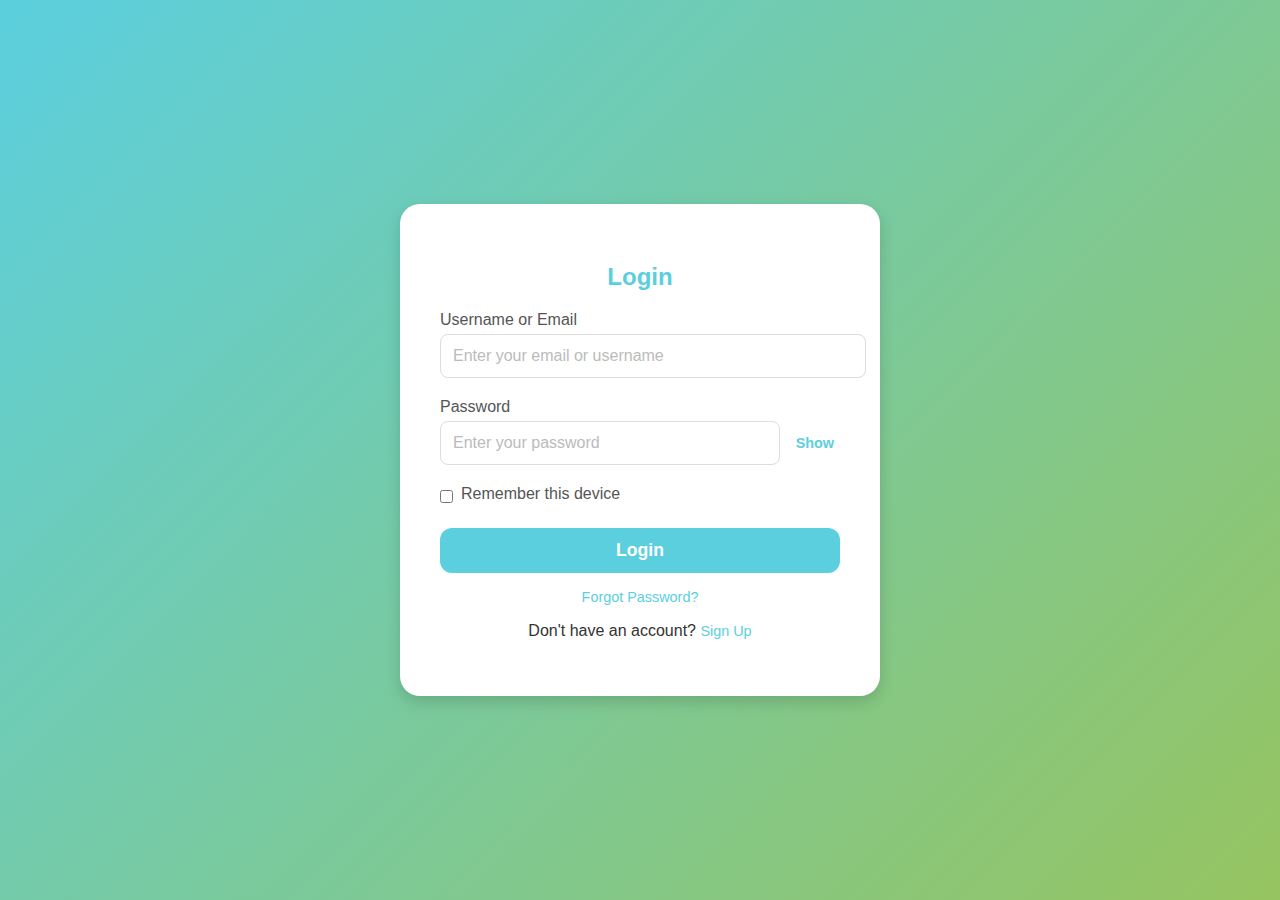
<file: index.html>
<!DOCTYPE html>
<html lang="en">
<head>
    <meta charset="UTF-8">
    <meta name="viewport" content="width=device-width, initial-scale=1.0">
    <title>Login Page</title>
    <link rel="stylesheet" href="css\login-styles.css">
</head>
<body>
    <div class="login-container">
        <form class="login-form" id="loginForm">
            <h2>Login</h2>
            <div class="form-group">
                <label for="username">Username or Email</label>
                <input type="text" id="username" placeholder="Enter your email or username" required>
            </div>
            <div class="form-group">
                <label for="password">Password</label>
                <div class="password-wrapper">
                    <input type="password" id="password" placeholder="Enter your password" required>
                    <button type="button" class="toggle-password" onclick="togglePassword()">Show</button>
                </div>
            </div>
            <div class="form-group checkbox-group">
                <input type="checkbox" id="rememberDevice">
                <label for="rememberDevice">Remember this device</label>
            </div>
            
            <button type="submit" class="login-btn">Login</button>
            <div class="form-links">
                <a href="#" id="forgotPassword">Forgot Password?</a>
                <p>Don't have an account? <a href="#">Sign Up</a></p>
            </div>
        </form>
    </div>
    <script src="js\login-scripts.js"></script>
</body>
</html>
</file>
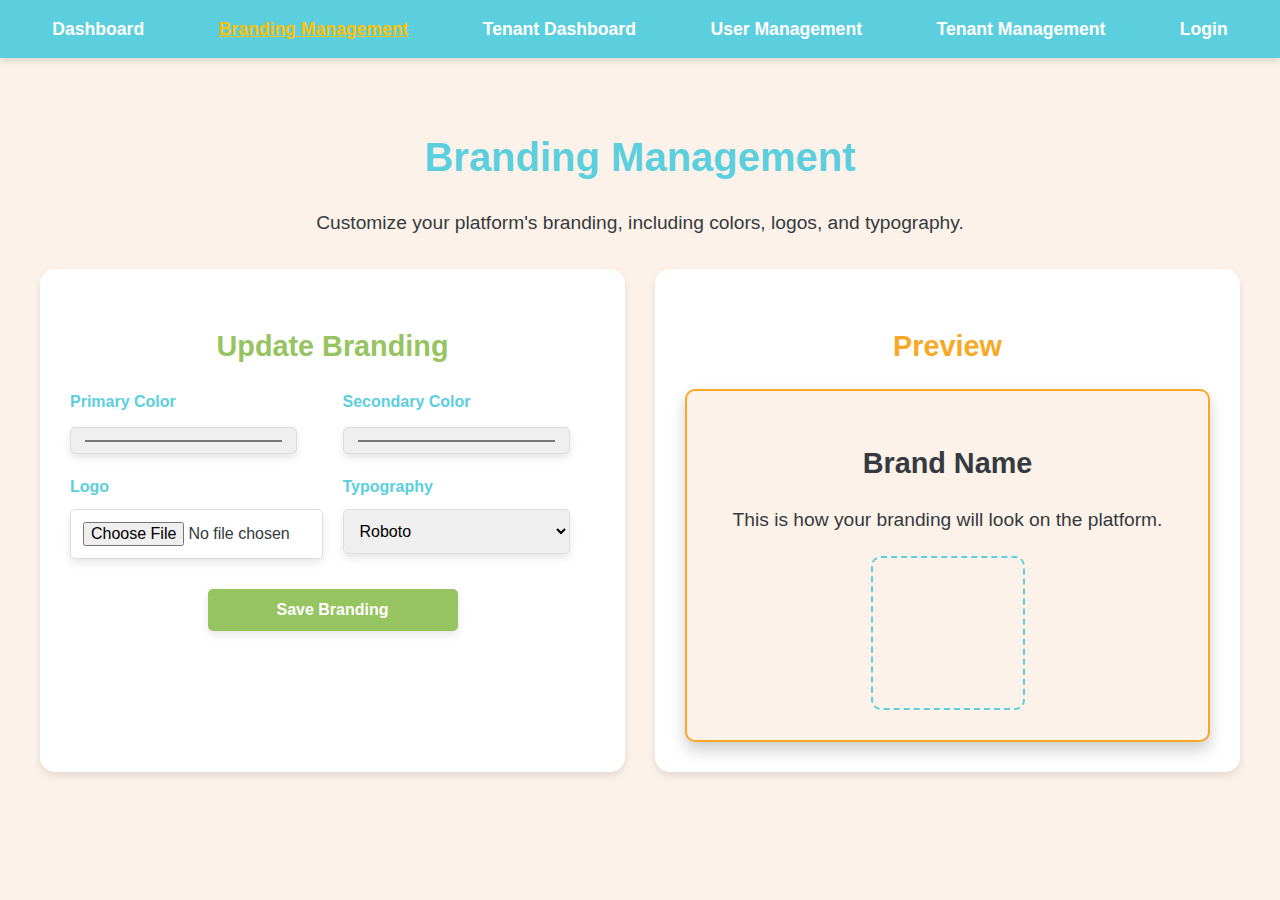
<file: pages/Branding Management.html>
<!DOCTYPE html>
<html lang="en">
<head>
    <meta charset="UTF-8">
    <meta name="viewport" content="width=device-width, initial-scale=1.0">
    <title>Branding Management</title>
    <link rel="stylesheet" href="..\css\branding-management.css">
</head>
<body>
     <!-- Navigation Bar -->
     <nav class="navbar">
        <ul>
            <li><a href="dashboard.html">Dashboard</a></li>
            <li><a href="Branding Management.html">Branding Management</a></li>
            <li><a href="tenant-dashboard.html">Tenant Dashboard</a></li>
            <li><a href="User Management.html">User Management</a></li>
            <li><a href="tenant.html">Tenant Management</a></li>
            <li><a href="login.html">Login</a></li>
        </ul>
    </nav>
    <div class="container">
        <header>
            <h1>Branding Management</h1>
            <p>Customize your platform's branding, including colors, logos, and typography.</p>
        </header>
        <main class="branding-layout">
            <!-- Controls Section -->
            <section class="branding-form-section">
                <h2>Update Branding</h2>
                <form id="brandingForm">
                    <div class="form-row">
                        <div class="form-group">
                            <label for="primaryColor">Primary Color</label>
                            <input type="color" id="primaryColor" value="#5bcfde" required>
                        </div>
                        <div class="form-group">
                            <label for="secondaryColor">Secondary Color</label>
                            <input type="color" id="secondaryColor" value="#96c460" required>
                        </div>
                    </div>
                    <div class="form-row">
                        <div class="form-group">
                            <label for="logo">Logo</label>
                            <input type="file" id="logo" accept="image/*">
                        </div>
                        <div class="form-group">
                            <label for="typography">Typography</label>
                            <select id="typography">
                                <option value="'Roboto', sans-serif" selected>Roboto</option>
                                <option value="'Open Sans', sans-serif">Open Sans</option>
                                <option value="'Montserrat', sans-serif">Montserrat</option>
                                <option value="'Lato', sans-serif">Lato</option>
                            </select>
                        </div>
                    </div>
                    <button type="submit">Save Branding</button>
                </form>
            </section>
            <!-- Preview Section -->
            <section class="branding-preview-section">
                <h2>Preview</h2>
                <div id="brandingPreview">
                    <h1>Brand Name</h1>
                    <p>This is how your branding will look on the platform.</p>
                    <div id="brandingLogoPreview"></div>
                </div>
            </section>
        </main>
    </div>
     <!-- Toast Notification -->
     <div id="toast" class="toast">Branding has been updated!</div>
    <script src="..\js\branding-management.js"></script>
</body>
</html>
</file>
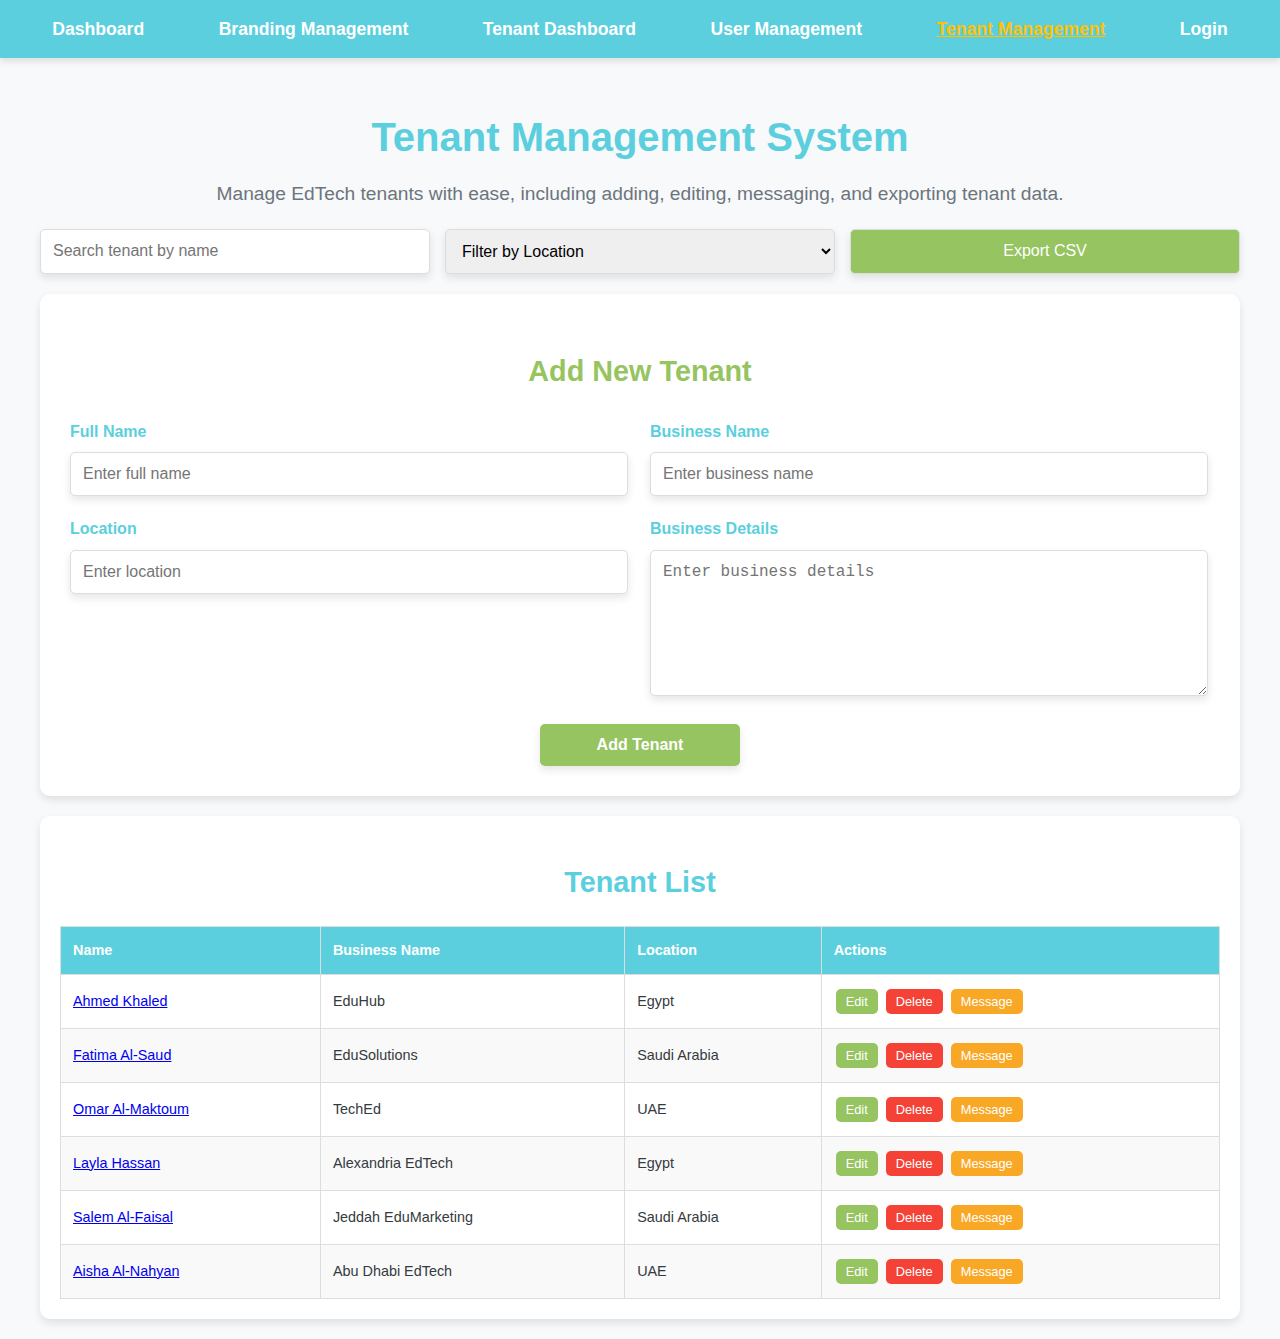
<file: pages/tenant.html>
<!DOCTYPE html>
<html lang="en">
<head>
    <meta charset="UTF-8">
    <meta name="viewport" content="width=device-width, initial-scale=1.0">
    <title>Tenant Management</title>
    <link rel="stylesheet" href="..\css\tenant-management.css">
</head>
<body>
     <!-- Navigation Bar -->
     <nav class="navbar">
        <ul>
            <li><a href="dashboard.html">Dashboard</a></li>
            <li><a href="Branding Management.html">Branding Management</a></li>
            <li><a href="tenant-dashboard.html">Tenant Dashboard</a></li>
            <li><a href="User Management.html">User Management</a></li>
            <li><a href="tenant.html">Tenant Management</a></li>
            <li><a href="login.html">Login</a></li>
        </ul>
    </nav>
    <div class="container">
        <header>
            <h1>Tenant Management System</h1>
            <p>Manage EdTech tenants with ease, including adding, editing, messaging, and exporting tenant data.</p>
        </header>
        <main>
            <!-- Search and Filter Section -->
            <section class="search-filter-section">
                <input type="text" id="searchTenant" placeholder="Search tenant by name">
                <select id="locationFilter">
                    <option value="">Filter by Location</option>
                    <option value="Egypt">Egypt</option>
                    <option value="Saudi Arabia">Saudi Arabia</option>
                    <option value="UAE">UAE</option>
                </select>
                <button onclick="exportTenantsToCSV()">Export CSV</button>
            </section>

            <!-- Tenant Form Section -->
            <section class="tenant-form-section">
                <h2>Add New Tenant</h2>
                <form id="tenantForm">
                    <div class="form-row">
                        <div class="form-group">
                            <label for="tenantFullName">Full Name</label>
                            <input type="text" id="tenantFullName" placeholder="Enter full name" required>
                        </div>
                        <div class="form-group">
                            <label for="tenantBusinessName">Business Name</label>
                            <input type="text" id="tenantBusinessName" placeholder="Enter business name" required>
                        </div>
                    </div>
                    <div class="form-row">
                        <div class="form-group">
                            <label for="tenantLocation">Location</label>
                            <input type="text" id="tenantLocation" placeholder="Enter location" required>
                        </div>
                        <div class="form-group">
                            <label for="tenantDetails">Business Details</label>
                            <textarea id="tenantDetails" placeholder="Enter business details"></textarea>
                        </div>
                    </div>
                    <button type="submit" id="addTenantBtn">Add Tenant</button>
                </form>
            </section>

            <!-- Tenant Details Modal -->
            <div id="tenantModal" class="modal">
                <div class="modal-content">
                    <span class="close" onclick="closeModal()">&times;</span>
                    <h2>Tenant Details</h2>
                    <p><strong>Full Name:</strong> <span id="modalFullName"></span></p>
                    <p><strong>Business Name:</strong> <span id="modalBusinessName"></span></p>
                    <p><strong>Location:</strong> <span id="modalLocation"></span></p>
                    <p><strong>Details:</strong></p>
                    <p id="modalDetails"></p>
                </div>
            </div>

            <!-- Tenant Messaging Modal -->
            <div id="messageModal" class="modal">
                <div class="modal-content">
                    <span class="close" onclick="closeMessageModal()">&times;</span>
                    <h2>Send Message to Tenant</h2>
                    <form id="messageForm">
                        <p><strong>Tenant:</strong> <span id="messageTenantName"></span></p>
                        <label for="messageContent">Message:</label>
                        <textarea id="messageContent" placeholder="Type your message here..." required></textarea>
                        <button type="submit" id="sendMessageBtn">Send Message</button>
                    </form>
                </div>
            </div>

            <!-- Tenant Table Section -->
            <section class="tenant-table-section">
                <h2>Tenant List</h2>
                <table id="tenantTable">
                    <thead>
                        <tr>
                            <th>Name</th>
                            <th>Business Name</th>
                            <th>Location</th>
                            <th>Actions</th>
                        </tr>
                    </thead>
                    <tbody>
                        <!-- Dynamic rows will go here -->
                    </tbody>
                </table>
            </section>
        </main>
    </div>

    <script src="..\js\tenant-management.js"></script>
</body>
</html>
</file>
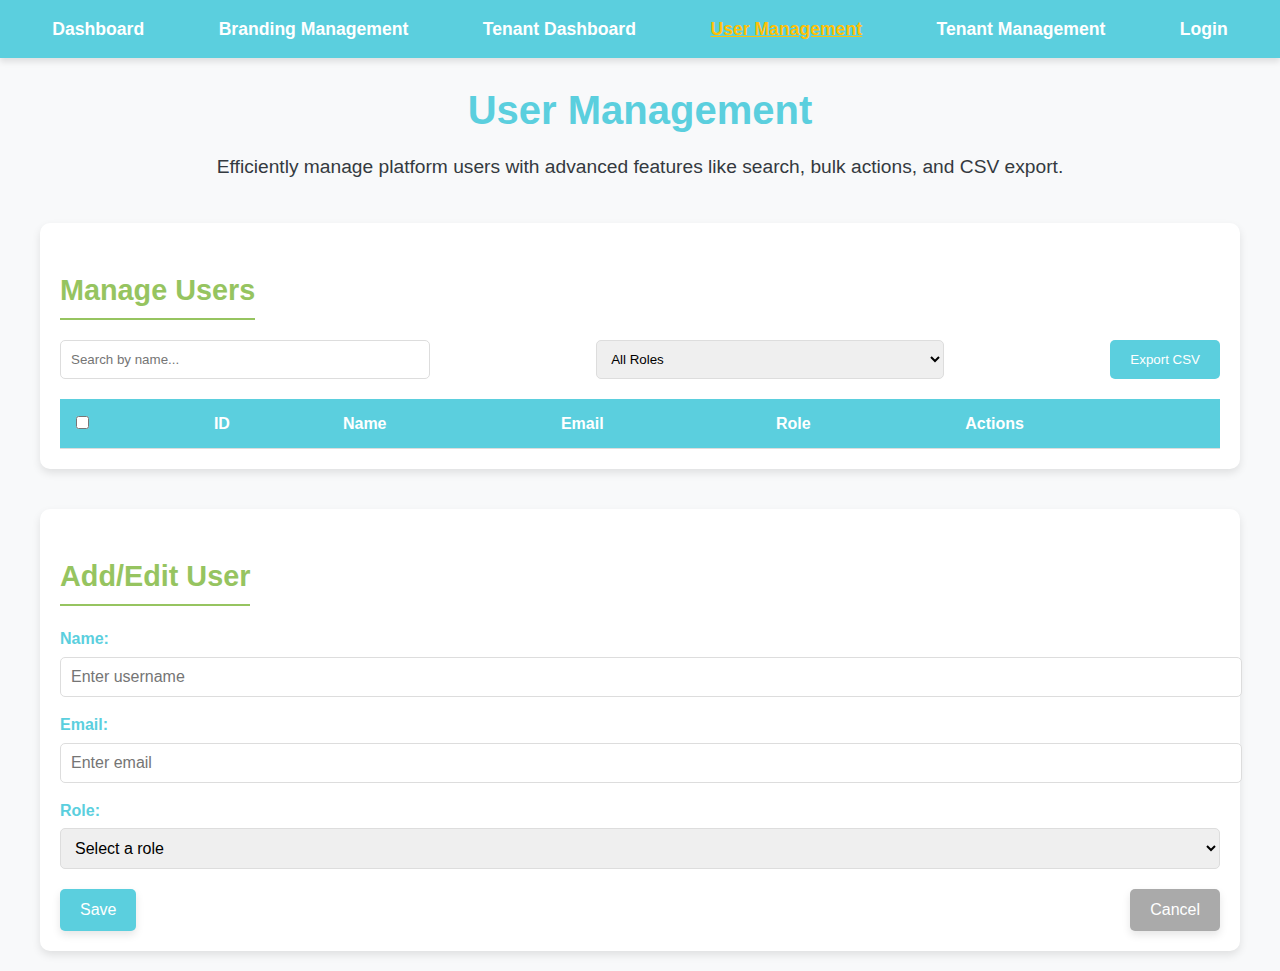
<file: pages/User Management.html>
<!DOCTYPE html>
<html lang="en">
<head>
    <meta charset="UTF-8">
    <meta name="viewport" content="width=device-width, initial-scale=1.0">
    <title>User Management</title>
    <link rel="stylesheet" href="../css/user-management.css">
</head>
<body>
     <!-- Navigation Bar -->
     <nav class="navbar">
        <ul>
            <li><a href="dashboard.html">Dashboard</a></li>
            <li><a href="Branding Management.html">Branding Management</a></li>
            <li><a href="tenant-dashboard.html">Tenant Dashboard</a></li>
            <li><a href="User Management.html">User Management</a></li>
            <li><a href="tenant.html">Tenant Management</a></li>
            <li><a href="login.html">Login</a></li>
        </ul>
    </nav>
    <div class="container">
        <header>
            <h1>User Management</h1>
            <p>Efficiently manage platform users with advanced features like search, bulk actions, and CSV export.</p>
        </header>
        <main>
            <section class="user-table-section">
                <h2>Manage Users</h2>
                <div class="table-controls">
                    <input type="text" id="searchInput" placeholder="Search by name..." />
                    <select id="roleFilter">
                        <option value="">All Roles</option>
                        <option value="Finance">Finance</option>
                        <option value="Program Manager">Program Manager</option>
                        <option value="Data Analyst">Data Analyst</option>
                        <option value="Operation Manager">Operation Manager</option>
                        <option value="Content Manager">Content Manager</option>
                        <option value="HR Manager">HR Manager</option>
                        <option value="Technical Lead">Technical Lead</option>
                        <option value="Marketing Manager">Marketing Manager</option>
                        <option value="Administrator">Administrator</option>
                        <option value="Customer Support">Customer Support</option>
                    </select>
                    <button class="export-btn" onclick="exportCSV()">Export CSV</button>
                </div>
                <table id="userTable" aria-label="User Table">
                    <thead>
                        <tr>
                            <th><input type="checkbox" id="selectAll" /></th>
                            <th>ID</th>
                            <th>Name</th>
                            <th>Email</th>
                            <th>Role</th>
                            <th>Actions</th>
                        </tr>
                    </thead>
                    <tbody>
                        <!-- Dynamic rows will be added here -->
                    </tbody>
                </table>
            </section>

            <!-- User Form Section -->
            <section class="user-form-section">
                <h2>Add/Edit User</h2>
                <form id="userForm">
                    <div class="form-group">
                        <label for="username">Name:</label>
                        <input type="text" id="username" placeholder="Enter username" required>
                    </div>

                    <div class="form-group">
                        <label for="email">Email:</label>
                        <input type="email" id="email" placeholder="Enter email" required>
                    </div>

                    <div class="form-group">
                        <label for="role">Role:</label>
                        <select id="role" required>
                            <option value="" disabled selected>Select a role</option>
                            <option value="Finance">Finance</option>
                            <option value="Program Manager">Program Manager</option>
                            <option value="Data Analyst">Data Analyst</option>
                            <option value="Operation Manager">Operation Manager</option>
                            <option value="Content Manager">Content Manager</option>
                            <option value="HR Manager">HR Manager</option>
                            <option value="Technical Lead">Technical Lead</option>
                            <option value="Marketing Manager">Marketing Manager</option>
                            <option value="Administrator">Administrator</option>
                            <option value="Customer Support">Customer Support</option>
                        </select>
                    </div>

                    <div class="form-actions">
                        <button type="submit" id="saveUser">Save</button>
                        <button type="button" id="cancelEdit">Cancel</button>
                    </div>
                </form>
            </section>
        </main>
    </div>
    <script src="../js/user-management.js"></script>
</body>
</html>
</file>
<file: css/user-management.css>
/* Root Variables for Branding */
:root {
    --brand-primary: #5bcfde; /* Primary branding color */
    --brand-secondary: #96c460; /* Secondary branding color */
    --brand-accent: #ffc107; /* Accent color */
    --brand-bg: #f8f9fa; /* Background color */
    --brand-text: #343a40; /* Text color */
    --white: #fff;
    --shadow: 0 4px 8px rgba(0, 0, 0, 0.1);
    --hover-shadow: 0 8px 16px rgba(0, 0, 0, 0.2);
}

/* General Reset */
body {
    margin: 0;
    font-family: 'Roboto', sans-serif;
    background: var(--brand-bg);
    color: var(--brand-text);
    line-height: 1.6;
}

/* Container */
.container {
    max-width: 1200px;
    margin: auto;
    padding: 20px;
}

/* Header */
header {
    text-align: center;
    margin-bottom: 40px;
    animation: fadeInDown 1s ease-in-out;
}

header h1 {
    font-size: 2.5rem;
    color: var(--brand-primary);
    font-weight: bold;
    margin: 0;
}

header p {
    font-size: 1.2rem;
    color: var(--brand-text);
    margin-top: 10px;
}

/* Section Headings */
h2 {
    font-size: 1.8rem;
    font-weight: bold;
    color: var(--brand-secondary);
    margin-bottom: 20px;
    border-bottom: 2px solid var(--brand-secondary);
    display: inline-block;
    padding-bottom: 5px;
}

/* User Table Section */
.user-table-section {
    background: var(--white);
    border-radius: 10px;
    padding: 20px;
    box-shadow: var(--shadow);
    margin-bottom: 40px;
    animation: fadeIn 1s ease-in-out;
}

table {
    width: 100%;
    border-collapse: collapse;
    margin-top: 20px;
}

table th, table td {
    padding: 12px;
    text-align: left;
    border-bottom: 1px solid #ddd;
}

table th {
    background-color: var(--brand-primary);
    color: var(--white);
}

table tr:hover {
    background-color: rgba(91, 207, 222, 0.2);
    transition: background-color 0.3s ease;
}

table td .action-btn {
    padding: 5px 10px;
    margin: 2px;
    border: none;
    border-radius: 5px;
    cursor: pointer;
    font-size: 0.9rem;
}

table td .edit-btn {
    background-color: var(--brand-accent);
    color: var(--white);
    transition: transform 0.2s ease;
}

table td .edit-btn:hover {
    transform: scale(1.1);
    background-color: #dba506;
}

table td .delete-btn {
    background-color: #f44336;
    color: var(--white);
    transition: transform 0.2s ease;
}

table td .delete-btn:hover {
    transform: scale(1.1);
    background-color: #d32f2f;
}

/* User Form Section */
.user-form-section {
    background: var(--white);
    border-radius: 10px;
    padding: 20px;
    box-shadow: var(--shadow);
    animation: slideIn 1s ease-in-out;
}

.form-group {
    margin-bottom: 15px;
}

.form-group label {
    display: block;
    margin-bottom: 5px;
    font-weight: bold;
    color: var(--brand-primary);
}

.form-group input, .form-group select {
    width: 100%;
    padding: 10px;
    border: 1px solid #ddd;
    border-radius: 5px;
    font-size: 1rem;
    transition: border-color 0.3s ease, box-shadow 0.3s ease;
}

.form-group input:focus, .form-group select:focus {
    outline: none;
    border-color: var(--brand-primary);
    box-shadow: 0 0 8px rgba(91, 207, 222, 0.5);
}

.form-actions {
    display: flex;
    justify-content: space-between;
    margin-top: 20px;
}

.form-actions button {
    padding: 12px 20px;
    border: none;
    border-radius: 5px;
    font-size: 1rem;
    cursor: pointer;
    transition: background-color 0.3s ease, transform 0.3s ease;
    box-shadow: var(--shadow);
}

button#saveUser {
    background-color: var(--brand-primary);
    color: var(--white);
}

button#saveUser:hover {
    background-color: var(--brand-secondary);
    transform: translateY(-2px);
    box-shadow: var(--hover-shadow);
}

button#cancelEdit {
    background-color: #aaa;
    color: var(--white);
}

button#cancelEdit:hover {
    background-color: #888;
    transform: translateY(-2px);
    box-shadow: var(--hover-shadow);
}

/* Animations */
@keyframes fadeIn {
    from {
        opacity: 0;
        transform: translateY(20px);
    }
    to {
        opacity: 1;
        transform: translateY(0);
    }
}

@keyframes fadeInDown {
    from {
        opacity: 0;
        transform: translateY(-20px);
    }
    to {
        opacity: 1;
        transform: translateY(0);
    }
}

@keyframes slideIn {
    from {
        opacity: 0;
        transform: translateX(-50px);
    }
    to {
        opacity: 1;
        transform: translateX(0);
    }
}

/* Responsive Design */
@media (max-width: 768px) {
    .form-actions {
        flex-direction: column;
        gap: 10px;
    }

    button {
        width: 100%;
    }

    table {
        font-size: 0.9rem;
    }

    header h1 {
        font-size: 2rem;
    }

    header p {
        font-size: 1rem;
    }
}
/* Table Controls */
.table-controls {
    display: flex;
    justify-content: space-between;
    margin-bottom: 15px;
}

.table-controls input,
.table-controls select {
    padding: 10px;
    border: 1px solid #ddd;
    border-radius: 5px;
    width: 30%;
    transition: border-color 0.3s ease, box-shadow 0.3s ease;
}

.table-controls input:focus,
.table-controls select:focus {
    outline: none;
    border-color: var(--brand-primary);
    box-shadow: 0 0 8px rgba(91, 207, 222, 0.5);
}

.export-btn {
    padding: 10px 20px;
    background-color: var(--brand-primary);
    color: var(--white);
    border: none;
    border-radius: 5px;
    cursor: pointer;
    transition: background-color 0.3s ease, transform 0.3s ease;
}

.export-btn:hover {
    background-color: var(--brand-secondary);
    transform: translateY(-2px);
}

/* Improved Table Design */
table th {
    background-color: var(--brand-primary);
    color: var(--white);
    text-align: left;
    padding: 12px;
}

table td {
    padding: 12px;
    border-bottom: 1px solid #ddd;
}

table tr:hover {
    background-color: rgba(91, 207, 222, 0.2);
    transition: background-color 0.3s ease;
}

/* Buttons in Table */
table .edit-btn {
    background-color: var(--brand-accent);
    color: var(--white);
    padding: 5px 10px;
    border: none;
    border-radius: 5px;
    cursor: pointer;
    transition: transform 0.3s ease;
}

table .delete-btn {
    background-color: #f44336;
    color: var(--white);
    padding: 5px 10px;
    border: none;
    border-radius: 5px;
    cursor: pointer;
    transition: transform 0.3s ease;
}

table .edit-btn:hover {
    transform: scale(1.1);
    background-color: #dba506;
}

table .delete-btn:hover {
    transform: scale(1.1);
    background-color: #d32f2f;
}
/* Navbar Styling */
.navbar {
    background-color: #5bcfde;
    padding: 15px;
    box-shadow: 0 4px 6px rgba(0, 0, 0, 0.1);
}

.navbar ul {
    list-style-type: none;
    margin: 0;
    padding: 0;
    display: flex;
    justify-content: space-around;
    align-items: center;
}

.navbar li {
    display: inline;
}

.navbar a {
    text-decoration: none;
    color: white;
    font-size: 1.1rem;
    font-weight: bold;
    transition: color 0.3s ease;
}

.navbar a:hover {
    color: #96c460;
}

/* Main Content Styling */
.main-content {
    padding: 20px;
    font-family: 'Roboto', sans-serif;
    color: #333;
    text-align: center;
    margin-top: 20px;
}
</file>
